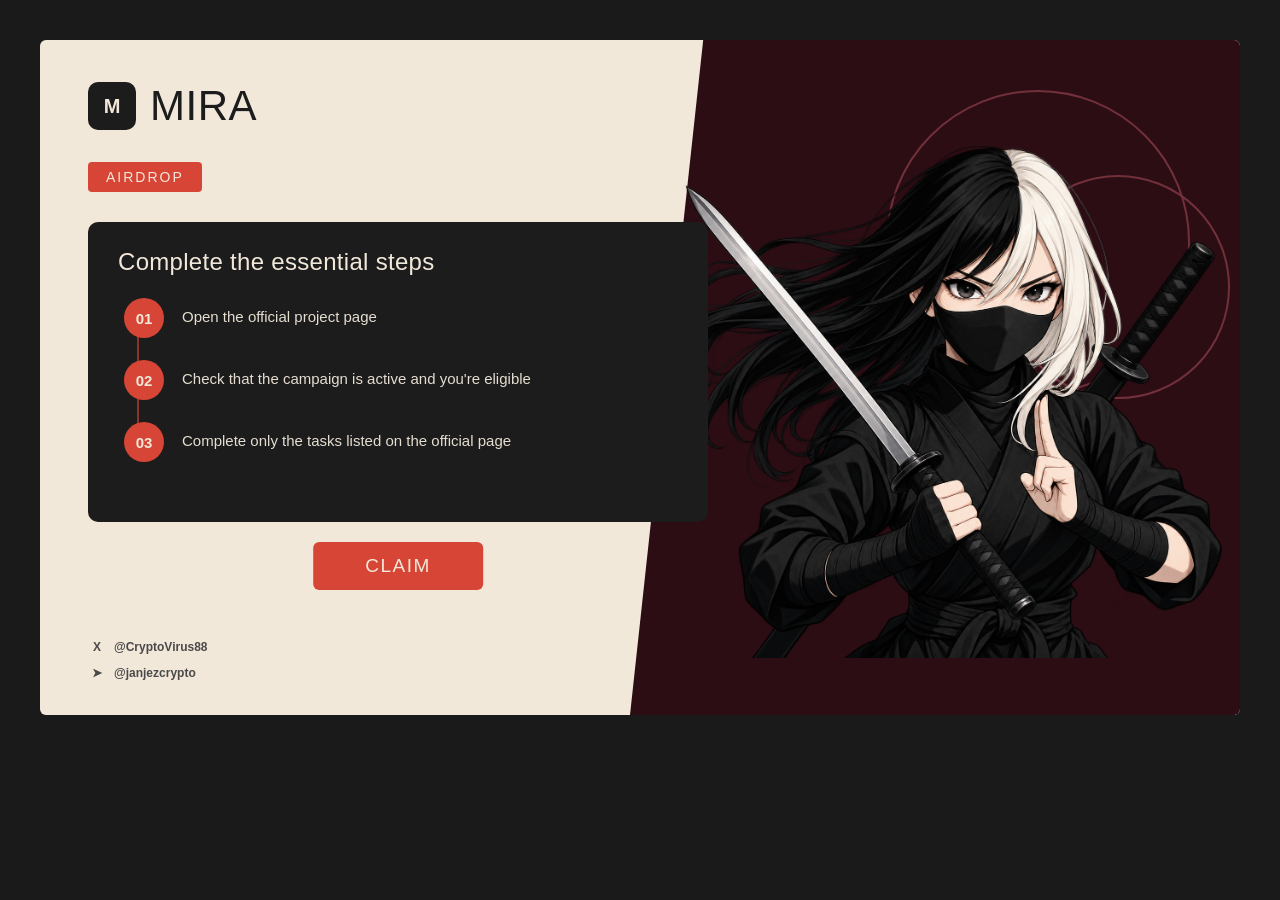
<file: design-concepts/ninja-card-concept-v3.html>
<!DOCTYPE html>
<html lang="en">
<head>
<meta charset="UTF-8">
<title>Universal Ninja Post Template v3</title>
<style>
*{box-sizing:border-box;margin:0;padding:0}
body{background:#1a1a1a;font-family:Arial Black,"Helvetica Neue",sans-serif;display:flex;justify-content:center;padding:40px 10px}
.card{width:1200px;height:675px;background:#f2e8da;position:relative;overflow:hidden;border-radius:6px}
.visual-panel{position:absolute;inset:0 0 0 590px;background:#2b0d13;clip-path:polygon(12% 0,100% 0,100% 100%,0 100%);}
.visual-panel:before,.visual-panel:after{content:"";position:absolute;border:2px solid #71303a;border-radius:50%}
.visual-panel:before{width:300px;height:300px;right:50px;top:50px}.visual-panel:after{width:220px;height:220px;right:10px;top:135px}
.mascot{position:absolute;z-index:2;right:18px;top:18px;width:560px;height:600px;object-fit:contain;object-position:center bottom}
.brand-row{position:absolute;z-index:3;top:42px;left:48px;display:flex;align-items:center;gap:14px}.logo-box{width:48px;height:48px;background:#1c1c1c;border-radius:10px;display:flex;align-items:center;justify-content:center;font-size:20px;color:#f2e8da;font-weight:900}.brand-name{font-size:42px;color:#1c1c1c;letter-spacing:.5px}
.type-pill{position:absolute;z-index:3;top:122px;left:48px;background:#d64535;color:#f2e8da;font-size:14px;letter-spacing:2px;text-transform:uppercase;padding:7px 18px;border-radius:4px}
.steps-card{position:absolute;z-index:3;top:182px;left:48px;width:620px;height:300px;background:#1c1c1c;border-radius:10px;padding:26px 30px}.steps-title{font-size:24px;color:#f2e8da;letter-spacing:.3px;margin-bottom:22px}.steps-list{position:relative;padding-left:6px}.step-line{position:absolute;left:19px;top:8px;bottom:8px;width:2px;background:#d64535;opacity:.6}.step-item{display:flex;gap:18px;align-items:flex-start;margin-bottom:22px;position:relative}.step-item:last-child{margin-bottom:0}.step-num{width:40px;height:40px;min-width:40px;border-radius:50%;background:#d64535;color:#f2e8da;font-size:15px;display:flex;align-items:center;justify-content:center;z-index:1;font-family:Arial,sans-serif;font-weight:700}.step-text{font-family:Arial,sans-serif;font-size:15px;color:#e5ddd0;font-weight:400;line-height:1.4;padding-top:8px}
.cta-btn{position:absolute;z-index:3;top:502px;left:358px;transform:translateX(-50%);background:#d64535;color:#f2e8da;font-size:19px;padding:13px 52px;border-radius:6px;letter-spacing:1.5px;text-transform:uppercase;white-space:nowrap}
.social-row{position:absolute;z-index:3;top:598px;left:48px;display:flex;flex-direction:column;gap:8px}.social-item{display:flex;align-items:center;gap:8px;font-family:Arial,sans-serif;font-size:12px;color:#4a4a4a;font-weight:700}.social-icon{width:18px;height:18px;display:flex;align-items:center;justify-content:center}
</style>
</head>
<body>
<div class="card">
  <div class="visual-panel"></div>
  <img class="mascot" src="../images/brand/anime-ninja-mascot.png" alt="Anime ninja girl mascot">
  <div class="brand-row"><div class="logo-box">M</div><div class="brand-name">MIRA</div></div>
  <div class="type-pill">Airdrop</div>
  <div class="steps-card">
    <div class="steps-title">Complete the essential steps</div>
    <div class="steps-list"><div class="step-line"></div>
      <div class="step-item"><div class="step-num">01</div><div class="step-text">Open the official project page</div></div>
      <div class="step-item"><div class="step-num">02</div><div class="step-text">Check that the campaign is active and you're eligible</div></div>
      <div class="step-item"><div class="step-num">03</div><div class="step-text">Complete only the tasks listed on the official page</div></div>
    </div>
  </div>
  <div class="cta-btn">Claim</div>
  <div class="social-row">
    <div class="social-item"><span class="social-icon">X</span><span>@CryptoVirus88</span></div>
    <div class="social-item"><span class="social-icon">➤</span><span>@janjezcrypto</span></div>
  </div>
</div>
</body>
</html>
</file>
